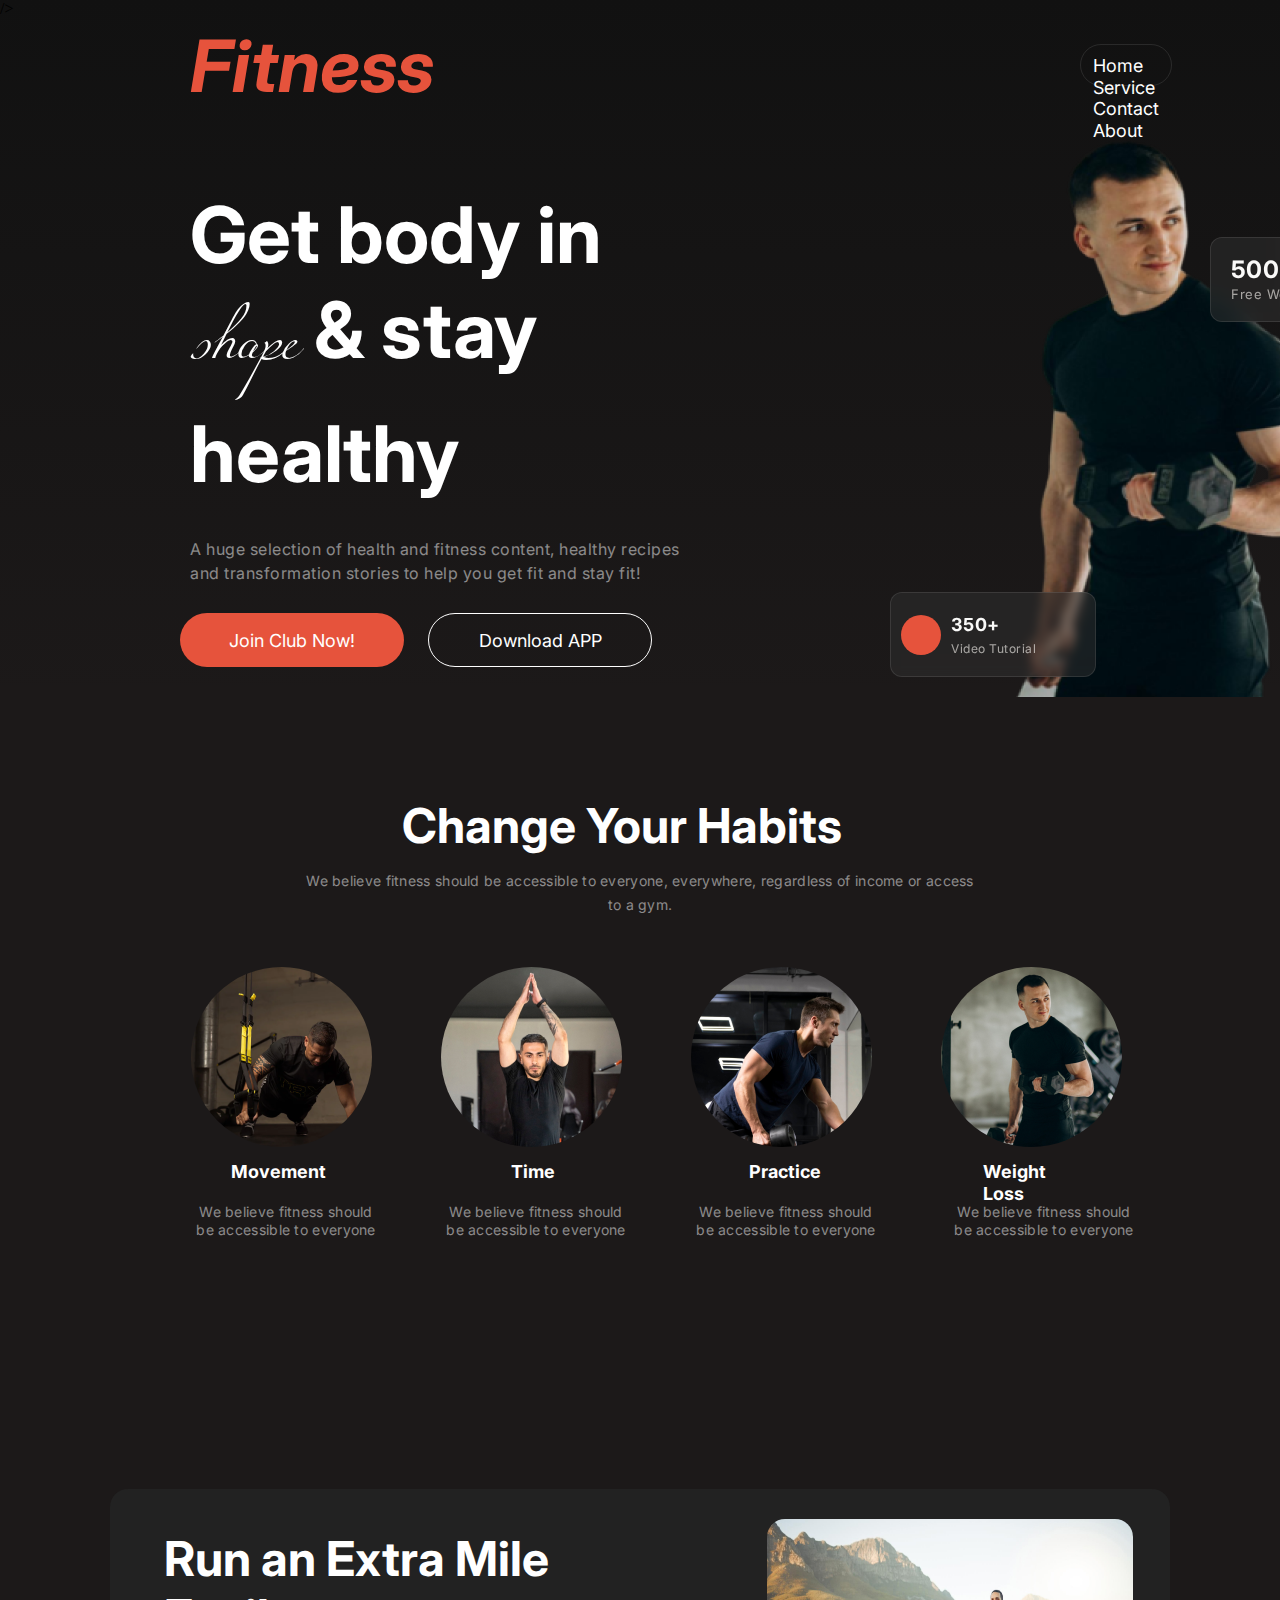
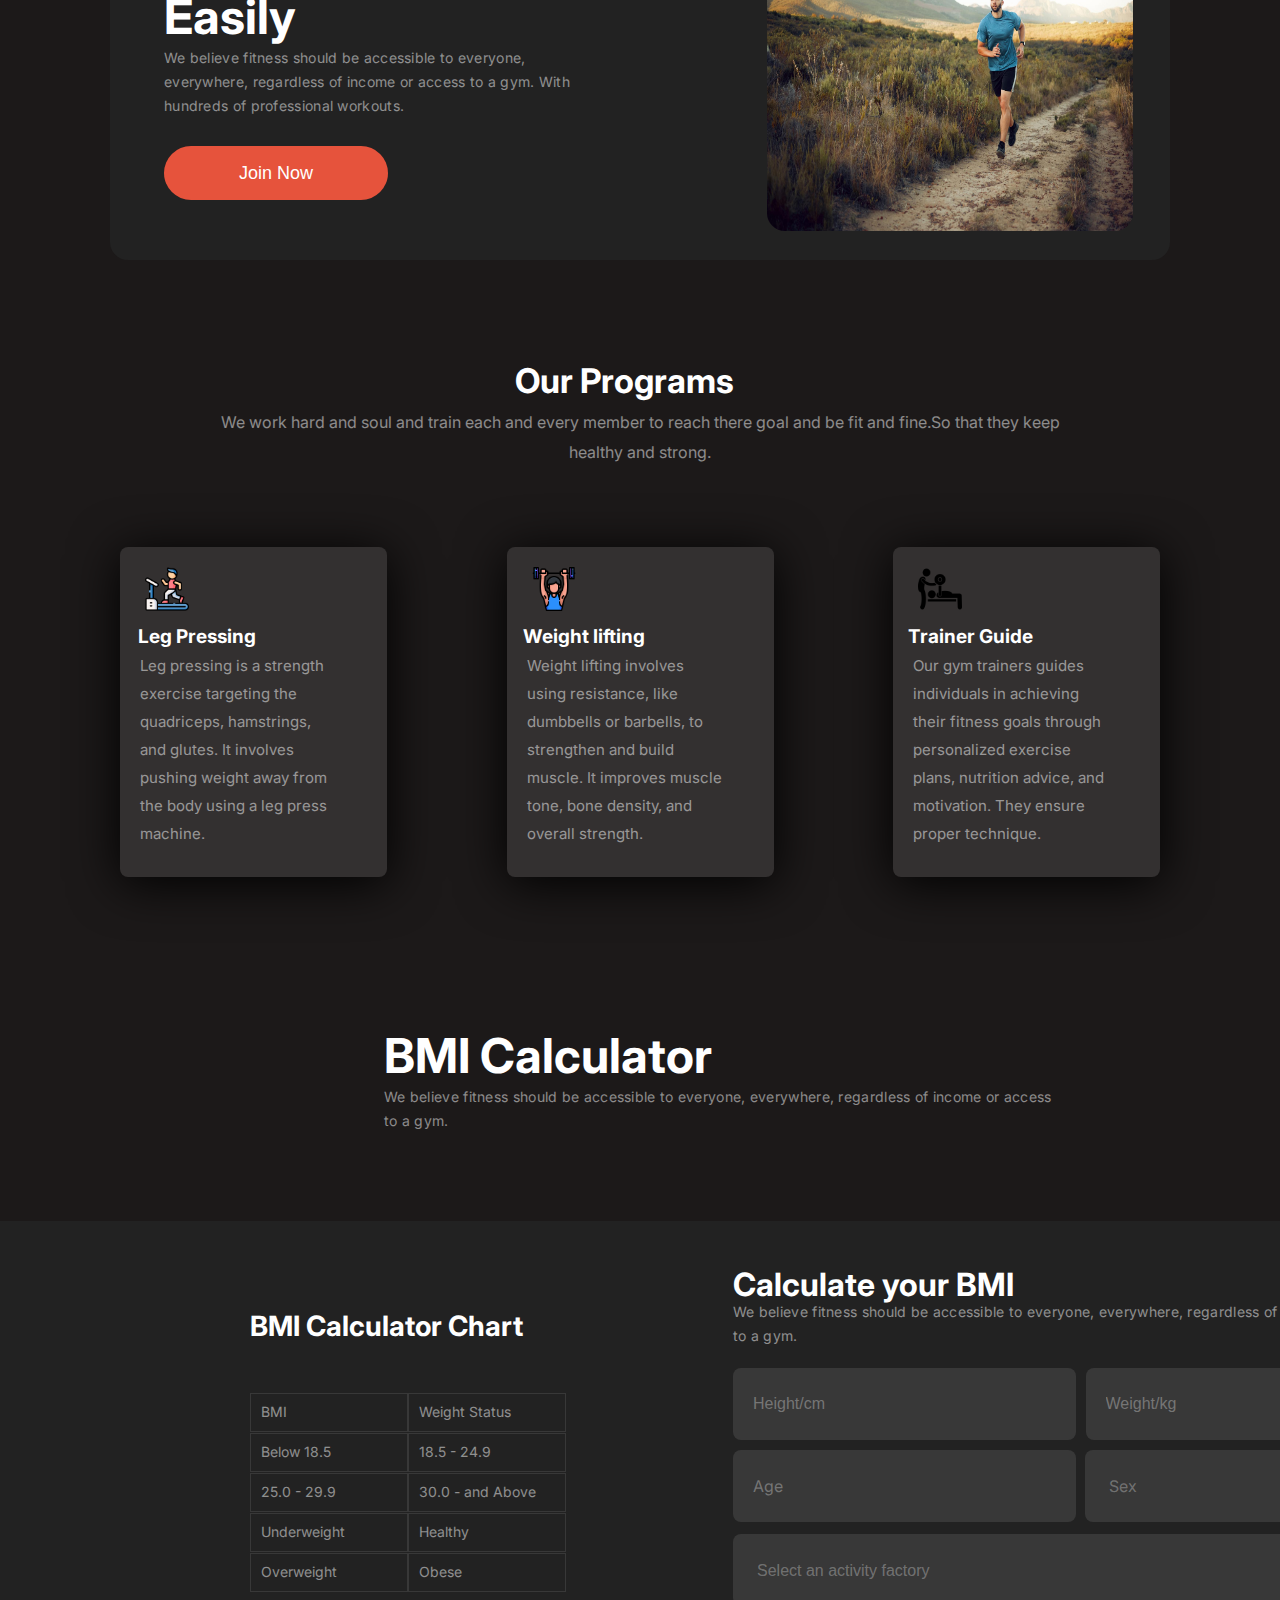
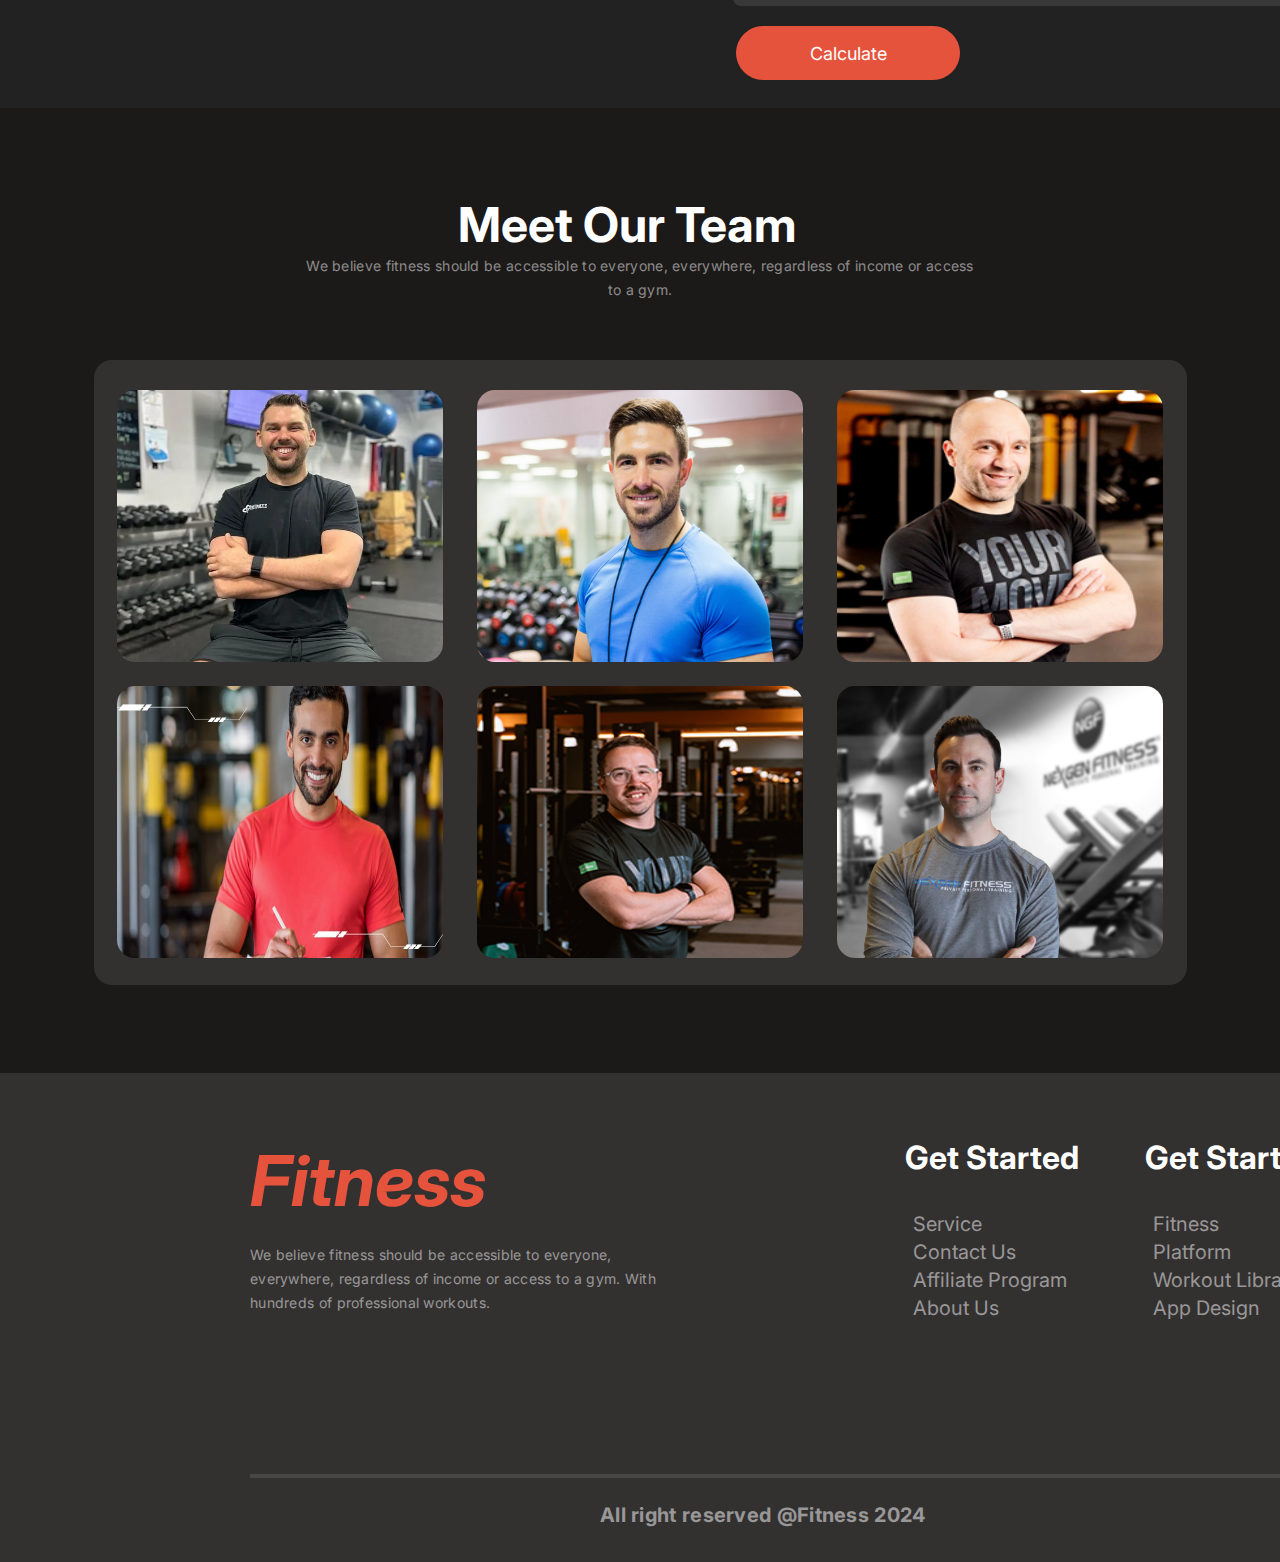
<file: index.html>
<!DOCTYPE html>
<html lang="en">
  <head>
    <meta charset="UTF-8" />
    <meta name="viewport" content="width=device-width, initial-scale=1.0" />
    <title>Assignment 2</title>
    <link rel="preconnect" href="https://fonts.googleapis.com" />
    <link rel="preconnect" href="https://fonts.gstatic.com" crossorigin />
    <link
      href="https://fonts.googleapis.com/css2?family=Azeret+Mono:ital,wght@0,100..900;1,100..900&family=Inter:ital,opsz,wght@0,14..32,100..900;1,14..32,100..900&display=swap"
      rel="stylesheet"
    />

    <link rel="stylesheet" href="./styles/assign2.css" />

    />
  </head>
  <body>
    <header>
      <section class="background">
        <nav class="display">
          <div class="headername inter-normal-italic">
            <h1>Fitness</h1>
          </div>

          <div class="navigation">
            <a class="inter-small" href="#">Home</a>

            <a class="inter-small" href="#">Service</a>
            <a class="inter-small" href="#">Contact</a>
            <a class="inter-small" href="#">About</a>
          </div>
        </nav>
        <div class="hero-section">
          <div class="texts">
            <h1 class="big-texts inter-big">
              Get body in <span class="custom-font">shape</span> & stay healthy
            </h1>
            <p class="description inter-small">
              A huge selection of health and fitness content, healthy recipes
              and transformation stories to help you get fit and stay fit!
            </p>
            <div class="btn-join">
              <button class="click inter-medium" type="button">
                Join Club Now!
              </button>
              <button class="click1 inter-medium" type="button">
                Download APP
              </button>
            </div>
          </div>
          <div class="hero2">
            <div class="card2">
              <h1 class="number1 inter-big">500+</h1>
              <p class="number1-des inter-small">Free Workout Videos</p>
            </div>
            <div class="card-flex">
              <div class="circle"></div>
              <div class="card1 inter-big">
                <h1 class="number">350+</h1>
                <p class="number-des inter-small">Video Tutorial</p>
              </div>
            </div>
          </div>
        </div>
      </section>
      <section class="page2">
        <div>
          <h1 class="title inter-big">Change Your Habits</h1>
          <p class="title-des inter-small">
            We believe fitness should be accessible to everyone, everywhere,
            regardless of income or access to a gym.
          </p>
        </div>
        <div class="image-flex">
          <div class="image-1">
            <img class="border" src="images/image 3.png" alt="Loading" />
            <h1 class="image-head inter-medium">Movement</h1>
            <p class="image-des inter-small">
              We believe fitness should be accessible to everyone
            </p>
          </div>
          <div class="image-1">
            <img class="border" src="images/image 2.png" alt="Loading" />
            <h1 class="image-head1 inter-medium">Time</h1>
            <p class="image-des inter-small">
              We believe fitness should be accessible to everyone
            </p>
          </div>
          <div class="image-1">
            <img class="border" src="images/image 4.png" alt="Loading" />
            <h1 class="image-head2 inter-medium">Practice</h1>
            <p class="image-des inter-small">
              We believe fitness should be accessible to everyone
            </p>
          </div>
          <div class="image-1">
            <img class="border" src="images/image 5.png" alt="Loading" />
            <h1 class="image-head3 inter-medium">Weight Loss</h1>
            <p class="image-des1 inter-small">
              We believe fitness should be accessible to everyone
            </p>
          </div>
        </div>
      </section>
      <section class="page3">
        <div class="page-flex">
          <div class="texts">
            <h1 class="big-text1 inter-big">Run an Extra Mile Easily</h1>
            <p class="big-textdes inter-small">
              We believe fitness should be accessible to everyone, everywhere,
              regardless of income or access to a gym. With hundreds of
              professional workouts.
            </p>
            <button class="join-now" type="button">Join Now</button>
          </div>
          <img class="run-radius" src="images/run.jpg" alt="Loading" />
        </div>
      </section>
      <section class="unique">
        <div class="heading-text">
          <h1 class="head inter-big">Our Programs</h1>
          <p class="head-des inter-small">
            We work hard and soul and train each and every member to reach there
            goal and be fit and fine.So that they keep healthy and strong.
          </p>
        </div>
        <div class="machine">
          <div class="machine-image">
            <img class="image-edit" src="images/treadmill.png" alt="Loading" />
            <h1 class="machine-text inter-medium">Leg Pressing</h1>
            <p class="machine-text-des inter-small">
              Leg pressing is a strength exercise targeting the quadriceps,
              hamstrings, and glutes. It involves pushing weight away from the
              body using a leg press machine.
            </p>
          </div>
          <div class="machine-image">
            <img
              class="image-edit"
              src="images/weightlifter.png"
              alt="Loading"
            />
            <h1 class="machine-text inter-medium">Weight lifting</h1>
            <p class="machine-text-des inter-small">
              Weight lifting involves using resistance, like dumbbells or
              barbells, to strengthen and build muscle. It improves muscle tone,
              bone density, and overall strength.
            </p>
          </div>
          <div class="machine-image">
            <img class="image-edit" src="images/gym.png" alt="Loading" />
            <h1 class="machine-text inter-medium">Trainer Guide</h1>
            <p class="machine-text-des inter-small">
              Our gym trainers guides individuals in achieving their fitness
              goals through personalized exercise plans, nutrition advice, and
              motivation. They ensure proper technique.
            </p>
          </div>
        </div>
      </section>

      <section class="page5">
        <div>
          <h1 class="training-texts1 inter-big">BMI Calculator</h1>
          <p class="training-des1 inter-small">
            We believe fitness should be accessible to everyone, everywhere,
            regardless of income or access to a gym.
          </p>
        </div>
        <div class="whole-sec">
          <div class="bmi-calculator">
            <div>
              <div class="cal-text">
                <h1 class="calculator-text inter-big">BMI Calculator Chart</h1>
              </div>

              <div class="chart">
                <div class="item inter-min"><span class="Row-1">BMI</span></div>
                <div class="item inter-min">
                  <span class="Row-1">Weight Status</span>
                </div>
                <div class="item inter-small">Below 18.5</div>
                <div class="item inter-small">18.5 - 24.9</div>
                <div class="item inter-small">25.0 - 29.9</div>
                <div class="item inter-small">30.0 - and Above</div>
                <div class="item inter-small">Underweight</div>
                <div class="item inter-small">Healthy</div>
                <div class="item inter-small">Overweight</div>
                <div class="item inter-small">Obese</div>
              </div>
            </div>

            <div class="option-making">
              <h1 class="second-calculation inter-big">Calculate your BMI</h1>
              <p class="calculation-des inter-small training-des1">
                We believe fitness should be accessible to everyone, everywhere,
                regardless of income or access to a gym.
              </p>
              <div class="option">
                <div class="h-w-flex inter-small">
                  <input
                    type="text"
                    name="Height"
                    id=""
                    placeholder="Height/cm"
                  />

                  <input
                    type="text"
                    name="Height"
                    id=""
                    placeholder="Weight/kg"
                  />
                </div>
                <div class="s-a-flex l">
                  <input
                    class="inter-small"
                    type="text"
                    name="age"
                    id=""
                    placeholder="Age"
                  />

                  <select class="inter-small" name="Sex" id="Sex">
                    <option value="Sex">Sex</option>
                    <option value="Male">Male</option>
                    <option value="Female">Female</option>
                  </select>
                </div>

                <select class="activity" name="factory" id="factory">
                  <option value="Select an activity factory">
                    Select an activity factory
                  </option>
                  <option value="Leg pressing">Leg Pressing</option>
                  <option value="push up">Push Up</option>
                  <option value="Jogging">Jogging</option>
                </select>
                <button class="calculate click inter-medium" type="button">
                  Calculate
                </button>
              </div>
            </div>
          </div>
        </div>
      </section>
      <section class="page6">
        <div class="member-text">
          <h1 class="welcome-text inter-big">Meet Our Team</h1>
          <p class="welcome-des inter-small">
            We believe fitness should be accessible to everyone, everywhere,
            regardless of income or access to a gym.
          </p>
        </div>

        <div class="images-team">
          <div class="team-member cards-1">
            <img src="images/trainer1.png" alt="Loading" />
          </div>
          <div class="team-member cards-2">
            <img src="images/trainer2.png" alt="Loading" />
          </div>
          <div class="team-member cards-3">
            <img src="images/trainer3.png" alt="Loading" />
          </div>
          <div class="team-member cards-4">
            <img src="images/trainer4.png" alt="Loading" />
          </div>
          <div class="team-member cards-5">
            <img src="images/trainer5.png" alt="Loading" />
          </div>
          <div class="team-member cards-6">
            <img src="images/trainer6.png" alt="Loading" />
          </div>
        </div>
      </section>
    </header>
    <footer>
      <div class="all-footer">
        <div class="footer-main">
          <div class="footer-text">
            <h1 class="main-text inter-big-italic">Fitness</h1>
            <p class="main-text-des inter-small">
              We believe fitness should be accessible to everyone, everywhere,
              regardless of income or access to a gym. With hundreds of
              professional workouts.
            </p>
          </div>
          <div class="footer-second-text">
            <div class="get-started1">
              <h1 class="get-text inter-seven">Get Started</h1>
              <div class="li-style">
                <ul class="get-text-des inter-small">
                  <li>Service</li>
                  <li>Contact Us</li>
                  <li>Affiliate Program</li>
                  <li>About Us</li>
                </ul>
              </div>
            </div>
            <div class="get-started2">
              <h1 class="get-text1 inter-seven">Get Started</h1>
              <ul class="get-text-des1 inter-small">
                <li>Fitness</li>
                <li>Platform</li>
                <li>Workout Library</li>
                <li>App Design</li>
              </ul>
            </div>
          </div>
        </div>
        <div class="horizontal-line"></div>
        <h1 class="rights inter-small">All right reserved @Fitness 2024</h1>
      </div>
    </footer>
  </body>
</html>
</file>
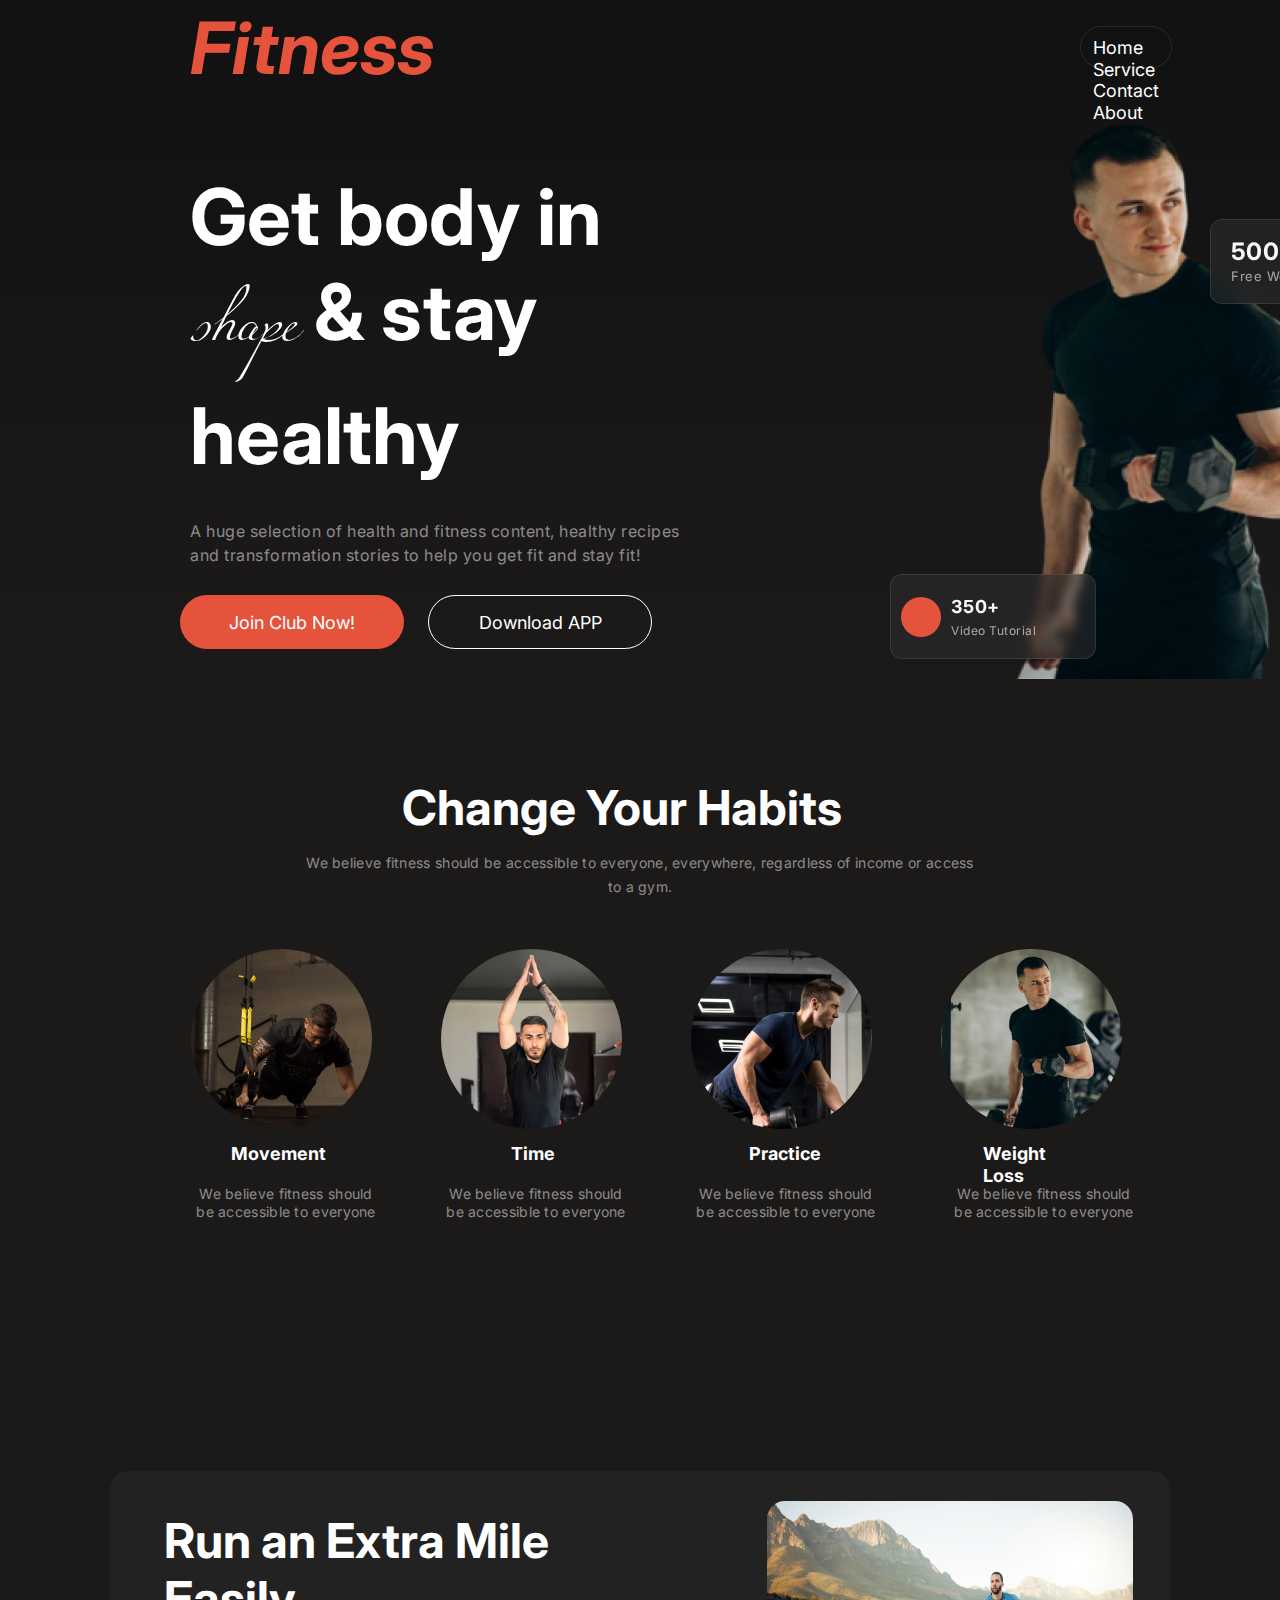
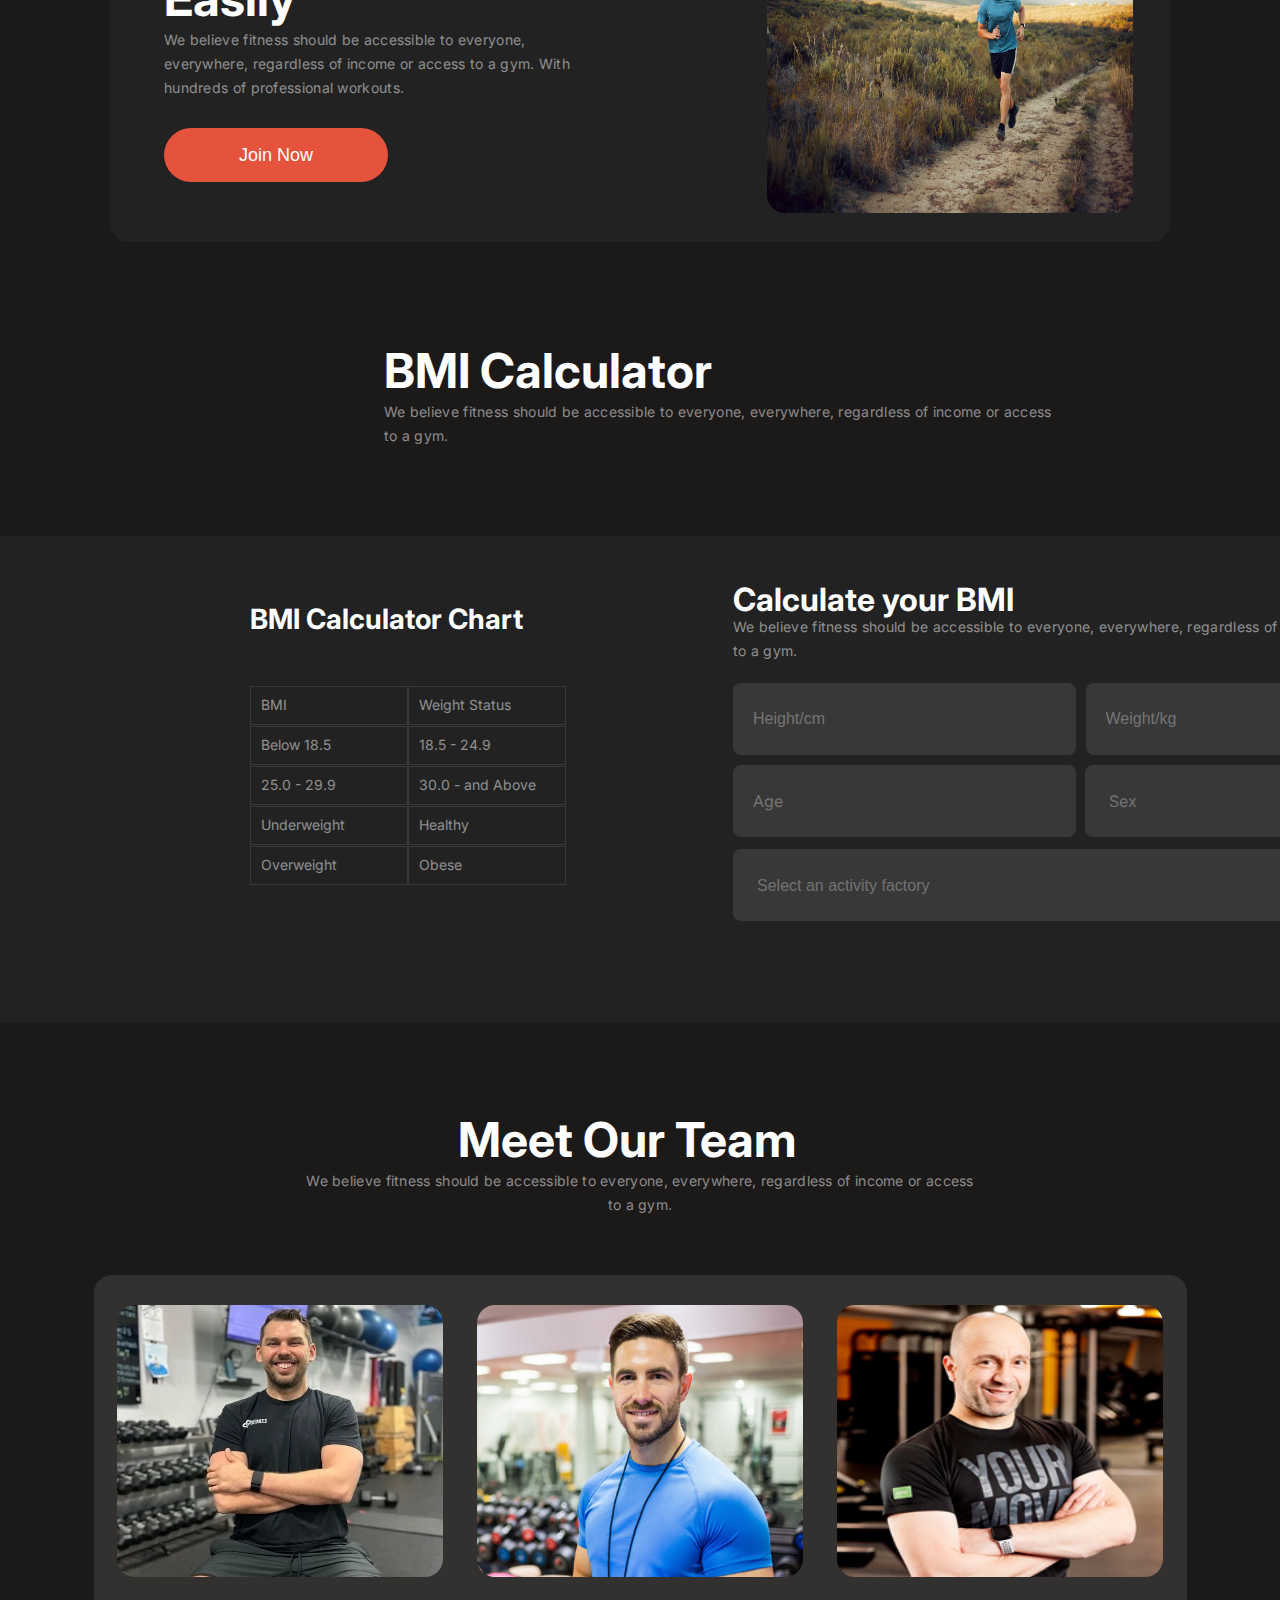
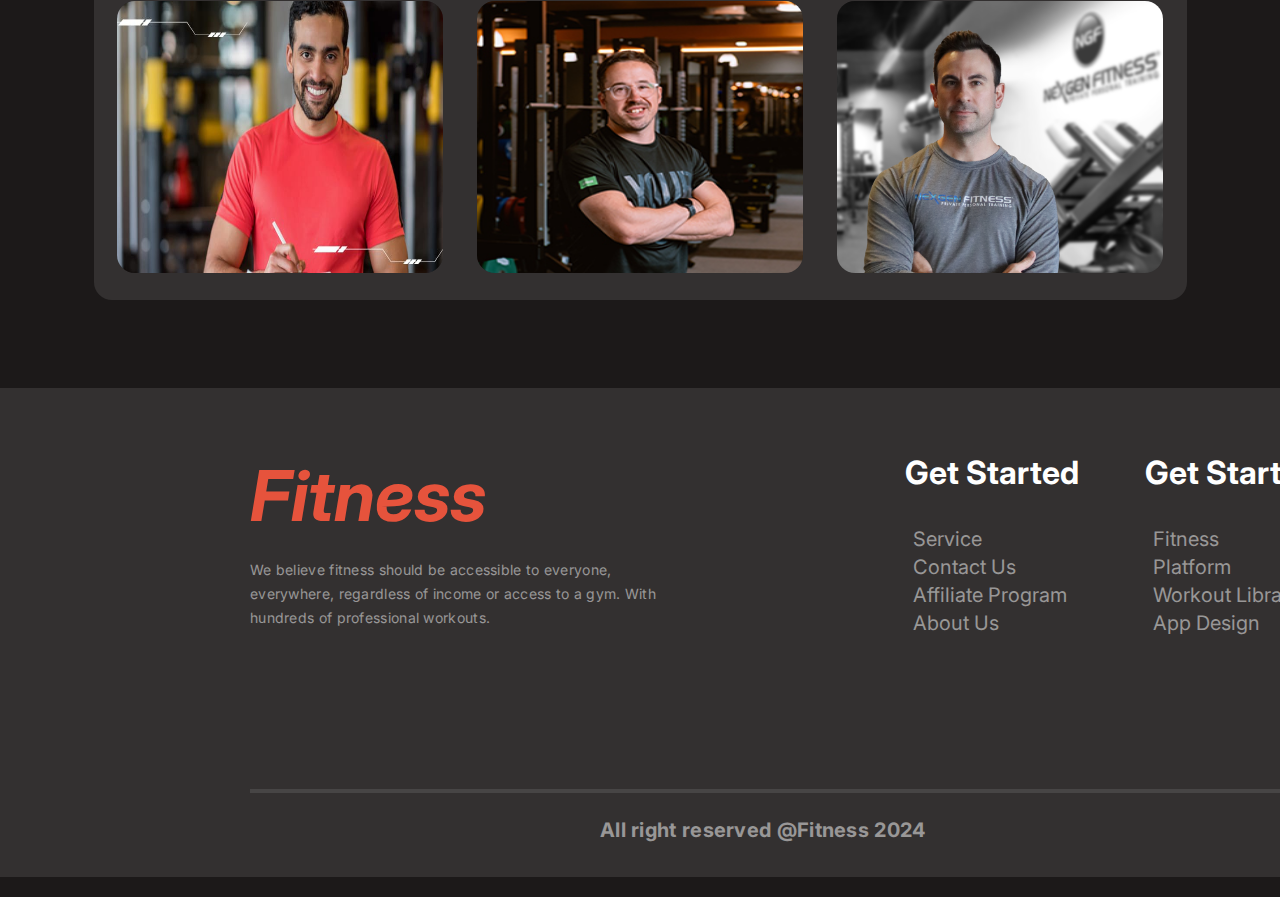
<file: assignment2.html>
<!DOCTYPE html>
<html lang="en">
  <head>
    <meta charset="UTF-8" />
    <meta name="viewport" content="width=device-width, initial-scale=1.0" />
    <title>Assignment 2</title>
    <link rel="preconnect" href="https://fonts.googleapis.com" />
    <link rel="preconnect" href="https://fonts.gstatic.com" crossorigin />
    <link
      href="https://fonts.googleapis.com/css2?family=Azeret+Mono:ital,wght@0,100..900;1,100..900&family=Inter:ital,opsz,wght@0,14..32,100..900;1,14..32,100..900&display=swap"
      rel="stylesheet"
    />

    <link rel="stylesheet" href="./styles/assign2.css" />
  </head>
  <body>
    <header>
      <section class="background">
        <nav class="display">
          <div class="headername inter-normal-italic">
            <h1>Fitness</h1>
          </div>
          <div class="navigation">
            <a class="inter-small" href="#">Home</a>

            <a class="inter-small" href="#">Service</a>
            <a class="inter-small" href="#">Contact</a>
            <a class="inter-small" href="#">About</a>
          </div>
        </nav>
        <div class="hero-section">
          <div class="texts">
            <h1 class="big-texts inter-big">
              Get body in <span class="custom-font">shape</span> & stay healthy
            </h1>
            <p class="description inter-small">
              A huge selection of health and fitness content, healthy recipes
              and transformation stories to help you get fit and stay fit!
            </p>

            <button class="click inter-medium" type="button">
              Join Club Now!
            </button>
            <button class="click1 inter-medium" type="button">
              Download APP
            </button>
          </div>
          <div class="hero2">
            <div class="card2">
              <h1 class="number1 inter-big">500+</h1>
              <p class="number1-des inter-small">Free Workout Videos</p>
            </div>
            <div class="card-flex">
              <div class="circle"></div>
              <div class="card1 inter-big">
                <h1 class="number">350+</h1>
                <p class="number-des inter-small">Video Tutorial</p>
              </div>
            </div>
          </div>
        </div>
      </section>
      <section class="page2">
        <div>
          <h1 class="title inter-big">Change Your Habits</h1>
          <p class="title-des inter-small">
            We believe fitness should be accessible to everyone, everywhere,
            regardless of income or access to a gym.
          </p>
        </div>
        <div class="image-flex">
          <div class="image-1">
            <img class="border" src="images/image 3.png" alt="Loading" />
            <h1 class="image-head inter-medium">Movement</h1>
            <p class="image-des inter-small">
              We believe fitness should be accessible to everyone
            </p>
          </div>
          <div class="image-1">
            <img class="border" src="images/image 2.png" alt="Loading" />
            <h1 class="image-head1 inter-medium">Time</h1>
            <p class="image-des inter-small">
              We believe fitness should be accessible to everyone
            </p>
          </div>
          <div class="image-1">
            <img class="border" src="images/image 4.png" alt="Loading" />
            <h1 class="image-head2 inter-medium">Practice</h1>
            <p class="image-des inter-small">
              We believe fitness should be accessible to everyone
            </p>
          </div>
          <div class="image-1">
            <img class="border" src="images/image 5.png" alt="Loading" />
            <h1 class="image-head3 inter-medium">Weight Loss</h1>
            <p class="image-des1 inter-small">
              We believe fitness should be accessible to everyone
            </p>
          </div>
        </div>
      </section>
      <section class="page3">
        <div class="page-flex">
          <div class="texts">
            <h1 class="big-text1 inter-big">Run an Extra Mile Easily</h1>
            <p class="big-textdes inter-small">
              We believe fitness should be accessible to everyone, everywhere,
              regardless of income or access to a gym. With hundreds of
              professional workouts.
            </p>
            <button class="join-now" type="button">Join Now</button>
          </div>
          <img class="run-radius" src="images/run.jpg" alt="Loading" />
        </div>
      </section>

      <section class="page5">
        <div>
          <h1 class="training-texts1 inter-big">BMI Calculator</h1>
          <p class="training-des1 inter-small">
            We believe fitness should be accessible to everyone, everywhere,
            regardless of income or access to a gym.
          </p>
        </div>
        <div class="whole-sec">
          <div class="bmi-calculator">
            <div>
              <div class="cal-text">
                <h1 class="calculator-text inter-big">BMI Calculator Chart</h1>
              </div>

              <div class="chart">
                <div class="item inter-min"><span class="Row-1">BMI</span></div>
                <div class="item inter-min">
                  <span class="Row-1">Weight Status</span>
                </div>
                <div class="item inter-small">Below 18.5</div>
                <div class="item inter-small">18.5 - 24.9</div>
                <div class="item inter-small">25.0 - 29.9</div>
                <div class="item inter-small">30.0 - and Above</div>
                <div class="item inter-small">Underweight</div>
                <div class="item inter-small">Healthy</div>
                <div class="item inter-small">Overweight</div>
                <div class="item inter-small">Obese</div>
              </div>
            </div>

            <div class="option-making">
              <h1 class="second-calculation inter-big">Calculate your BMI</h1>
              <p class="calculation-des inter-small training-des1">
                We believe fitness should be accessible to everyone, everywhere,
                regardless of income or access to a gym.
              </p>
              <div class="option">
                <div class="h-w-flex inter-small">
                  <input
                    type="text"
                    name="Height"
                    id=""
                    placeholder="Height/cm"
                  />

                  <input
                    type="text"
                    name="Height"
                    id=""
                    placeholder="Weight/kg"
                  />
                </div>
                <div class="s-a-flex l">
                  <input
                    class="inter-small"
                    type="text"
                    name="age"
                    id=""
                    placeholder="Age"
                  />

                  <select class="inter-small" name="Sex" id="Sex">
                    <option value="Sex">Sex</option>
                    <option value="Male">Male</option>
                    <option value="Female">Female</option>
                  </select>
                </div>

                <select class="activity" name="factory" id="factory">
                  <option value="Select an activity factory">
                    Select an activity factory
                  </option>
                  <option value="Leg pressing">Leg Pressing</option>
                  <option value="push up">Push Up</option>
                  <option value="Jogging">Jogging</option>
                </select>
              </div>
            </div>
          </div>
        </div>
      </section>
      <section class="page6">
        <div class="member-text">
          <h1 class="welcome-text inter-big">Meet Our Team</h1>
          <p class="welcome-des inter-small">
            We believe fitness should be accessible to everyone, everywhere,
            regardless of income or access to a gym.
          </p>
        </div>

        <div class="images-team">
          <div class="team-member cards-1">
            <img src="images/trainer1.png" alt="Loading" />
          </div>
          <div class="team-member cards-2">
            <img src="images/trainer2.png" alt="Loading" />
          </div>
          <div class="team-member cards-3">
            <img src="images/trainer3.png" alt="Loading" />
          </div>
          <div class="team-member cards-4">
            <img src="images/trainer4.png" alt="Loading" />
          </div>
          <div class="team-member cards-5">
            <img src="images/trainer5.png" alt="Loading" />
          </div>
          <div class="team-member cards-6">
            <img src="images/trainer6.png" alt="Loading" />
          </div>
        </div>
      </section>
    </header>
    <footer>
      <div class="all-footer">
        <div class="footer-main">
          <div class="footer-text">
            <h1 class="main-text inter-big-italic">Fitness</h1>
            <p class="main-text-des inter-small">
              We believe fitness should be accessible to everyone, everywhere,
              regardless of income or access to a gym. With hundreds of
              professional workouts.
            </p>
          </div>
          <div class="footer-second-text">
            <div class="get-started1">
              <h1 class="get-text inter-seven">Get Started</h1>
              <div class="li-style">
                <ul class="get-text-des inter-small">
                  <li>Service</li>
                  <li>Contact Us</li>
                  <li>Affiliate Program</li>
                  <li>About Us</li>
                </ul>
              </div>
            </div>
            <div class="get-started2">
              <h1 class="get-text1 inter-seven">Get Started</h1>
              <ul class="get-text-des1 inter-small">
                <li>Fitness</li>
                <li>Platform</li>
                <li>Workout Library</li>
                <li>App Design</li>
              </ul>
            </div>
          </div>
        </div>
        <div class="horizontal-line"></div>
        <h1 class="rights inter-small">All right reserved @Fitness 2024</h1>
      </div>
    </footer>
  </body>
</html>
</file>
<file: styles/assign2.css>
* {
  margin: 0px;
}
body {
  width: 100%;
  height: 100%;
  background: rgb(28, 25, 25);
}
.inter-normal {
  font-family: "Inter", sans-serif;
  font-optical-sizing: auto;
  font-weight: 800px;
  font-style: normal;
}
.inter-normal-italic {
  font-family: "Inter", sans-serif;
  font-optical-sizing: auto;
  font-weight: 800px;
  font-style: italic;
}
.inter-big {
  font-family: "Inter", sans-serif;
  font-optical-sizing: auto;
  font-weight: 900px;
  font-style: normal;
}
.inter-big-italic {
  font-family: "Inter", sans-serif;
  font-optical-sizing: auto;
  font-weight: 900px;
  font-style: italic;
}
.inter-seven {
  font-family: "Inter", sans-serif;
  font-optical-sizing: auto;
  font-weight: 700px;
  font-style: normal;
}
.inter-small {
  font-family: "Inter", sans-serif;
  font-optical-sizing: auto;
  font-weight: 400px;
  font-style: normal;
}
.inter-medium {
  font-family: "Inter", sans-serif;
  font-optical-sizing: auto;
  font-weight: 600px;
  font-style: normal;
}
.inter-min {
  font-family: "Inter", sans-serif;
  font-optical-sizing: auto;
  font-weight: 500px;
  font-style: normal;
}
@font-face {
  font-family: "miama";
  src: url(/fonts/Miama.ttf);
}
/* font-styles ends */

/* header nav styles */
.background {
  width: 100%;
  height: 100%;
  background: linear-gradient(
    180deg,
    rgb(17, 17, 17),
    rgba(119, 119, 119, 0) 100%
  );
  margin-bottom: 100px;
  margin-top: -20px;
}
.display {
  display: flex;
}
.headername {
  width: 100px;
  height: 43px;
  color: rgb(230, 83, 60);
  font-size: 36px;
  line-height: 120%;
  letter-spacing: 0%;
  text-align: left;
  margin-right: 790px;
  margin-left: 190px;
  margin-top: 46px;
}

.navigation {
  width: 350px;
  height: 42px;
  padding: 10px 2px 10px 2px;
  box-sizing: border-box;
  border: 1px solid rgba(255, 255, 255, 0.1);
  border-radius: 39px;
  margin-top: 46px;
  margin-right: 177px;

  justify-content: flex-start;
  align-items: center;
}
/* .navigation > button {
  width: 92px;
  height: 38px;
  padding: 6px 20px 20px 20px;
  border-radius: 46px;
  background: rgb(230, 83, 60);
  font-size: 18px;
  line-height: 22px;
  letter-spacing: 0%;
  text-align: left;
  color: rgb(255, 255, 255);
}
button:hover {
  cursor: pointer;
} */
/* .btn {
  width: 52px;
  height: 22px;
  margin: 0px auto;
} */
.navigation > a {
  text-decoration: none;
  width: 64px;
  height: 22px;
  padding: 10px;
  color: rgb(255, 255, 255);
  font-size: 18px;
  line-height: 120%;
  letter-spacing: 0%;
  text-align: left;
}
a:hover {
  width: 100%;
  height: 100%;
  /* padding: 5px; */
  border-radius: 46px;
  background: rgb(230, 83, 60);
}
/* big text section */
.custom-font {
  font-family: "miama";
  font-weight: 400;
  font-size: 78px;
}
.big-texts {
  width: 520px;
  height: 250px;
  margin: 100px 0px;
  font-size: 78px;
  margin-left: 190px;
  color: rgb(255, 255, 255);
}
.description {
  width: 520px;
  height: 48px;
  font-size: 16px;
  line-height: 24px;
  letter-spacing: 0.5px;
  text-align: left;
  margin-left: 190px;
  color: rgba(255, 255, 255, 0.5);
}
.click {
  width: 224px;
  height: 54px;
  padding: 16px 40px 16px 40px;
  border-radius: 42px;
  background: rgb(230, 83, 60);
  margin-left: 180px;
  margin-top: 28px;
  margin-right: 20px;
  color: rgb(255, 255, 255);
  font-size: 18px;
  border: none;
}
.click1 {
  width: 224px;
  height: 54px;
  padding: 16px 40px 16px 40px;
  border-radius: 42px;
  color: rgb(255, 255, 255);
  font-size: 18px;
  border: 1px solid rgb(255, 255, 255);
  background: none;
}
/* hero section */
.hero-section {
  display: flex;
}
.circle {
  background-color: rgb(230, 83, 60);
  width: 40px;
  height: 40px;
  border-radius: 50px;
  margin-top: 22px;
  margin-left: 10px;
}
.card-flex {
  display: flex;
  gap: 10px;
  width: 206px;
  height: 85px;
  box-sizing: border-box;
  border: 1px solid rgba(255, 255, 255, 0.1);
  border-radius: 12px;
  backdrop-filter: blur(5px);
  background: rgba(48, 48, 48, 0.5);
  margin-top: 270px;
  margin-left: -120px;
}
.card1 {
  margin-top: 20px;
}
.number {
  width: 68px;
  height: 24px;
  font-size: 18px;
  line-height: 24px;
  letter-spacing: 0.3px;
  color: rgb(250, 250, 249);
}
.number-des {
  width: 140px;
  height: 24px;
  font-size: 12px;
  line-height: 24px;
  letter-spacing: 0.5px;
  color: rgba(239, 237, 232, 0.65);
}
.card2 {
  width: 206px;
  height: 85px;
  box-sizing: border-box;
  border: 1px solid rgba(255, 255, 255, 0.1);
  border-radius: 12px;
  backdrop-filter: blur(10px);
  background: rgba(48, 48, 48, 0.5);
  margin-left: 200px;
  margin-top: 120px;
  margin-right: 100px;
}
.number1 {
  width: 68px;
  height: 24px;
  font-size: 24px;
  line-height: 24px;
  letter-spacing: 0.3px;
  color: rgb(250, 250, 249);
  margin-top: 20px;
  margin-left: 20px;
}
.number1-des {
  width: 170px;
  height: 24px;
  font-size: 13px;
  line-height: 24px;
  letter-spacing: 0.5px;
  color: rgba(239, 237, 232, 0.65);
  margin-left: 20px;
}
.hero2 {
  background: url("../images/Images2.png");
  background-repeat: no-repeat;
  width: 349px;
  height: 580px;
  margin-left: 300px;
  margin-top: 30px;
}
/* section-2 */
.title {
  width: 476px;
  height: 58px;
  color: rgb(255, 255, 255);
  font-size: 48px;
  line-height: 120%;
  letter-spacing: 0%;
  text-align: left;
  margin: 0px auto;
}
.title-des {
  width: 671px;
  height: 48px;
  font-size: 14px;
  line-height: 24px;
  letter-spacing: 0.3px;
  margin: 0px auto;
  margin-top: 14px;
  color: rgba(255, 255, 255, 0.5);
  margin-bottom: 50px;
  text-align: center;
}
/* image-section */
.image-flex {
  display: flex;
  justify-content: center;
  margin-left: 50px;
  gap: 10px;
}
.border {
  border-radius: 50%;
}
.image-head {
  width: 107px;
  height: 22px;
  font-size: 18px;
  line-height: 120%;
  letter-spacing: 0%;

  margin: 0px auto;
  margin-left: 40px;
  margin-top: 10px;
  color: rgb(255, 255, 255);
}
.image-head1 {
  width: 107px;
  height: 22px;
  font-size: 18px;
  line-height: 120%;
  letter-spacing: 0%;

  margin-left: 70px;
  margin-top: 10px;
  color: rgb(255, 255, 255);
}
.image-head2 {
  width: 107px;
  height: 22px;
  font-size: 18px;
  line-height: 120%;
  letter-spacing: 0%;

  margin-left: 58px;
  margin-top: 10px;
  color: rgb(255, 255, 255);
}
.image-head3 {
  width: 107px;
  height: 22px;
  font-size: 18px;
  line-height: 120%;
  letter-spacing: 0%;

  margin-left: 42px;
  margin-top: 10px;
  color: rgb(255, 255, 255);
}
.image-des {
  width: 190px;
  height: 36px;
  font-size: 14px;
  line-height: 18px;
  letter-spacing: 0.3px;
  text-align: center;
  margin-right: 50px;
  margin-top: 20px;
  color: rgba(255, 255, 255, 0.5);
  margin-bottom: 100px;
}
.image-des1 {
  width: 190px;
  height: 36px;
  font-size: 14px;
  line-height: 18px;
  letter-spacing: 0.3px;
  text-align: center;
  margin-left: 8px;
  margin-top: 20px;
  color: rgba(255, 255, 255, 0.5);
  margin-bottom: 100px;
}
/* section-3 */
.page-flex {
  display: flex;
  background: rgb(34, 34, 34);
  width: 1060px;
  height: 371px;
  margin: 0px auto;
  border-radius: 18px;
  margin-bottom: 100px;
  margin-top: 150px;
}
/* image */
.run-radius {
  width: 366px;
  height: 312px;
  border-radius: 18px;
  margin-left: 160px;
  margin-top: 30px;
}
.head {
  width: 250px;
  height: 47px;
  font-size: 34px;
  margin: 0px auto;
  color: rgb(255, 255, 255);
}
.head-des {
  width: 850px;
  height: 90px;
  font-size: 16px;
  line-height: 30px;
  text-align: center;
  color: rgba(255, 255, 255, 0.5);
  margin: 0px auto;
}
.image-edit {
  width: 44px;
  height: 44px;
  margin-top: 20px;
  margin-left: 25px;
  margin-bottom: 10px;
}
.machine-text {
  width: 174px;
  height: 27px;
  font-size: 19px;
  text-align: center;
  color: rgb(255, 255, 255);
  margin-left: -10px;
}
.machine-text-des {
  width: 198px;
  height: 190px;
  color: rgba(255, 255, 255, 0.5);
  font-size: 15px;
  line-height: 28px;
  text-align: left;
  margin-left: 20px;
}
.machine {
  display: flex;
  margin-bottom: 150px;
  justify-content: space-evenly;
  margin-top: 50px;
}
.machine-image {
  width: 267px;
  height: 330px;
  border-radius: 8px;
  box-shadow: 0px 6px 50px 0px black;
  background: rgba(255, 255, 255, 0.1);
}
.big-text1 {
  width: 443px;
  height: 116px;
  font-size: 48px;
  line-height: 120%;
  letter-spacing: 0%;
  text-align: left;
  margin-top: 41px;
  margin-left: 54px;
  color: rgb(255, 255, 255);
}
.big-textdes {
  width: 443px;
  height: 72px;
  font-size: 14px;
  line-height: 24px;
  letter-spacing: 0.3px;
  text-align: left;
  color: rgba(255, 255, 255, 0.5);
  margin-left: 54px;
}
.join-now {
  width: 224px;
  height: 54px;
  padding: 16px 40px 16px 40px;
  border-radius: 42px;
  background: rgb(230, 83, 60);
  margin-left: 54px;
  margin-top: 28px;
  margin-right: 20px;
  color: rgb(255, 255, 255);
  font-size: 18px;
  border: none;
}
/* section-4 */
.training-text {
  width: 573px;
  height: 58px;
  color: rgb(255, 255, 255);
  font-size: 48px;
  line-height: 120%;
  letter-spacing: 0%;
  text-align: left;
  margin-left: 250px;
}
.training-des {
  width: 443px;
  height: 72px;
  color: rgba(255, 255, 255, 0.5);
  font-size: 14px;
  line-height: 24px;
  letter-spacing: 0.3px;
  text-align: left;
  margin-left: 255px;
  margin-bottom: 58px;
}
/* collage section */

/* .image-1 {
  width: 323px;
  height: 218px;
  position: relative;
}
.image-1des {
  width: 176px;
  height: 17px;
  color: black;
  font-size: 14px;
  line-height: 17px;
  letter-spacing: 0px;
  text-align: left;
  position: absolute;
  margin-bottom: 20px;
} */
/* .collage {
  display: flex;
  border: 1px solid black;
  align-items: center;
}
.card1 > img {
  width: 323px;
  height: 218px;
  margin-left: 174px;
}

.card3 > img {
  width: 388px;
  height: 214px; */

.training-texts1 {
  margin-left: 384px;
  width: 573px;
  height: 58px;
  color: rgb(255, 255, 255);
  font-size: 48px;
  line-height: 120%;
  letter-spacing: 0%;
  text-align: left;
  margin-top: 64px;
}
.training-des1 {
  margin-left: 384px;
  width: 671px;
  height: 48px;
  color: rgba(255, 255, 255, 0.5);
  font-size: 14px;
  line-height: 24px;
  letter-spacing: 0.3px;
  text-align: left;
  margin-bottom: 88px;
}

.calculator-text {
  width: 443px;
  /* height: 10px; */
  font-size: 28px;

  text-align: left;
  color: rgb(255, 255, 255);
  margin-bottom: 50px;
  margin-left: 250px;
  /* margin-top: 100px; */
}
.whole-sec {
  background: rgb(34, 34, 34);
  width: 100%;
  height: 487px;
  margin-bottom: 88px;
  /* align-items: center; */
  /* display: flow-root; */
}
.bmi-calculator {
  display: flex;
  /* justify-content: space-evenly; */

  align-items: center;
}
.chart {
  display: grid;
  grid-template-columns: repeat(2, 1fr);
  width: 316px;
  height: 200px;
  align-items: center;
  margin-left: 250px;
}
.item {
  border: 1px solid rgba(255, 255, 255, 0.1);
  font-size: 14px;
  line-height: 120%;
  text-align: left;
  color: rgba(255, 255, 255, 0.5);
  padding: 10px;
}
.option-making {
  margin-left: 40px;
}
.second-calculation {
  text-align: left;
  width: 443px;
  height: 34px;
  color: rgb(255, 255, 255);
  line-height: 120%;
  margin-top: 45px;
}
.calculation-des {
  margin-left: 0px;
  margin-bottom: 20px;
}
.h-w-flex {
  display: flex;
  gap: 10px;
}

.h-w-flex > input {
  width: 282.5px;
  height: 48px;
  padding: 12px 40px 12px 20px;
  border-radius: 8px;
  background: rgba(255, 255, 255, 0.1);
  border: none;
  color: rgba(255, 255, 255, 0.6);
  font-size: 16px;
}

.s-a-flex > input {
  width: 282.5px;
  height: 48px;
  padding: 12px 40px 12px 20px;
  border-radius: 8px;
  background: rgba(255, 255, 255, 0.1);
  border: none;
  margin-top: 10px;
  color: rgba(255, 255, 255, 0.6);
  font-size: 16px;
}
.s-a-flex > select {
  width: 345px;
  height: 72px;
  padding: 12px 40px 12px 20px;
  border-radius: 8px;
  background: rgba(255, 255, 255, 0.1);
  border: none;
  color: rgba(255, 255, 255, 0.3);
  margin-left: 5px;
  font-size: 16px;
}
select > option {
  color: black;
  font-size: 16px;
}
.activity {
  width: 698px;
  height: 72px;
  padding: 12px 40px 12px 20px;
  border-radius: 8px;
  background: rgba(255, 255, 255, 0.1);
  border: none;
  color: rgba(255, 255, 255, 0.3);
  font-size: 16px;
  margin-top: 12px;
  margin-bottom: 30px;
}
.calculate {
  margin-top: -10px;
  margin-left: 3px;
}
.welcome-text {
  width: 364px;
  height: 58px;
  font-size: 48px;
  color: rgb(255, 255, 255);
  line-height: 120%;
  text-align: left;
  margin: 0 auto;
}
.welcome-des {
  width: 671px;
  height: 48px;
  font-size: 14px;
  line-height: 24px;
  letter-spacing: 0.3px;
  text-align: center;
  color: rgba(255, 255, 255, 0.5);
  margin: 0px auto;
  margin-bottom: 58px;
}

.images-team {
  margin: 0 auto;
  display: grid;
  grid-template-areas:
    "a b c "
    "d e f";
  gap: 20px;
  padding: 30px 10px 45px 23px;
  width: 1060px;
  height: 550px;
  border-radius: 18px;
  background: rgba(255, 255, 255, 0.1);
  margin-bottom: 88px;
}

.cards-1 {
  grid-area: a;
}
.cards-2 {
  grid-area: b;
}
.cards-3 {
  grid-area: c;
}
.cards-4 {
  grid-area: d;
}
.cards-5 {
  grid-area: e;
}
.cards-6 {
  grid-area: f;
}
.cards-1 > img {
  width: 326.67px;
  height: 272px;
  border-radius: 18px;
  background: rgba(0, 0, 0, 0.2);
}
.cards-2 > img {
  width: 326.67px;
  height: 272px;
  border-radius: 18px;
  background: rgba(0, 0, 0, 0.2);
}
.cards-3 > img {
  width: 326.67px;
  height: 272px;
  border-radius: 18px;
  background: rgba(0, 0, 0, 0.2);
}
.cards-4 > img {
  width: 326.67px;
  height: 272px;
  border-radius: 18px;
  background: rgba(0, 0, 0, 0.2);
}
.cards-5 > img {
  width: 326.67px;
  height: 272px;
  border-radius: 18px;
  background: rgba(0, 0, 0, 0.2);
}
.cards-6 > img {
  width: 326.67px;
  height: 272px;
  border-radius: 18px;
  background: rgba(0, 0, 0, 0.2);
}
.footer-main {
  display: flex;
}
.all-footer {
  background: rgba(255, 255, 255, 0.1);
  width: 100%;
  height: 489px;
}
.footer-second-text {
  display: flex;
  margin-left: 180px;

  margin-top: 66px;
}
.main-text {
  width: 256px;
  height: 84px;
  font-size: 70px;
  line-height: 120%;
  text-align: left;
  color: rgb(230, 83, 60);
  margin-left: 250px;
  margin-top: 66px;
}
.main-text-des {
  width: 443px;
  height: 72px;
  color: rgba(255, 255, 255, 0.5);
  font-size: 14px;
  line-height: 24px;
  letter-spacing: 0.3px;
  text-align: left;
  margin-left: 250px;
  margin-top: 20px;
}
.get-text {
  width: 181px;
  height: 38px;
  color: rgb(255, 255, 255);
  font-size: 32px;
  line-height: 120%;
  text-align: left;
  margin-left: 32px;
  margin-bottom: 35px;
}
.get-text-des > li {
  width: 200px;
  height: 28px;
  color: rgba(255, 255, 255, 0.5);
  font-size: 20px;
  line-height: 120%;
  text-align: left;
  list-style-type: none;
}
.get-text1 {
  width: 181px;
  height: 38px;
  color: rgb(255, 255, 255);
  font-size: 32px;
  line-height: 120%;
  text-align: left;
  margin-left: 32px;
  margin-bottom: 35px;
}
.get-text-des1 > li {
  width: 160px;
  height: 28px;
  font-size: 20px;
  color: rgba(255, 255, 255, 0.5);
  line-height: 120%;
  text-align: left;
  list-style-type: none;
}
.horizontal-line {
  width: 1050px;
  height: 0px;
  border: 2px solid rgba(255, 255, 255, 0.1);
  margin-top: 150px;
  margin-left: 250px;
}
.rights {
  width: 350px;
  height: 24px;
  font-size: 20px;
  line-height: 24px;
  letter-spacing: 0.3px;
  text-align: left;
  color: rgba(255, 255, 255, 0.5);
  margin-left: 600px;
  margin-top: 25px;
  margin-bottom: 30px;
}
.ham {
  color: aliceblue;
  display: none;
}
@media screen and (max-width: 576px) {
  body {
    width: 99%;
    height: 100%;
    background: rgb(0, 0, 0);
  }

  .navigation {
    display: none;
  }
  /* .hambar {
    width: 18px;
    height: px;
    color: rgb(255, 255, 255);
  } */

  .big-texts {
    width: 285px;
    height: 129px;
    font-size: 36px;
    text-align: left;
  }
  .hero-section {
    flex-direction: column;
    margin: 0px auto;
  }
  .hero2 {
    width: 350px;
    height: 550px;
    margin-left: 15px;
    margin-top: 0px;
  }
  .btn-join {
    display: flex;
    margin-bottom: 20px;
  }

  .click {
    width: 120px;
    height: 45px;
    font-size: 12px;
    padding: 15px 10px 15px 10px;
    margin-left: 20px;
  }
  .click1 {
    width: 120px;
    height: 45px;
    font-size: 12px;
    padding: 15px 10px 15px 10px;
    margin-top: 29px;
  }
  .background {
    width: 100%;
    margin: auto;
    height: 1024px;
    background: linear-gradient(
      180deg,
      rgb(17, 17, 17),
      rgba(119, 119, 119, 0) 100%
    );
    margin-bottom: 100px;
    margin-top: -20px;
  }
  .headername {
    width: 132px;
    height: 43px;
    font-size: 30px;
    line-height: 120%;
    text-align: left;
    margin-left: 20px;
    margin-bottom: 20px;
  }
  .big-texts {
    width: 250px;
    height: 110px;
    font-size: 28px;
    text-align: left;
    margin-left: 20px;
    margin-top: 10px;
  }
  .custom-font {
    font-size: 70px;
    text-align: left;
  }
  .description {
    width: 250px;
    height: 89px;
    font-size: 13px;
    margin-left: 20px;
    margin-top: -10px;
  }
  .card2 {
    width: 120px;
    height: 55px;
    align-items: center;
  }
  .number1 {
    width: 70px;
    height: 24px;
    font-size: 20px;
    margin-top: 7px;
    margin-right: 50px;
  }
  .number1-des {
    width: 99px;
    height: 10px;
    font-size: 8.5px;
  }
  .card-flex {
    width: 120px;
    height: 55px;
    margin-left: 20px;
    align-items: center;
  }
  .number {
    width: 45px;
    height: 15px;
    font-size: 14px;
    margin-top: -25px;
    margin-right: 30px;
  }
  .number-des {
    width: 75px;
    height: 15px;
    font-size: 10px;
  }
  .circle {
    width: 23px;
    height: 23px;
    margin-top: 0px;
  }
  .title {
    width: 290px;
    height: 30px;
    font-size: 29px;
    margin: 0px auto;
    margin-left: 50px;
  }
  .title-des {
    width: 250px;
    height: 68px;
    font-size: 10px;
    margin: 0px auto;

    margin-bottom: 20px;
    margin-top: 10px;
  }
  .image-flex {
    flex-direction: column;
    margin: auto;
    width: 50%;
    /* margin-left: 55px; */
  }
  .page-flex {
    flex-direction: column;
    width: 300px;
    height: 500px;
    /* margin-left: 8px; */
    margin-top: 20px;
  }
  .big-text1 {
    width: 250px;
    height: 70px;
    font-size: 29px;
    margin-left: 20px;
    margin-top: 30px;
  }
  .big-textdes {
    width: 270px;
    height: 88px;
    font-size: 10px;
    margin-left: 20px;
  }
  .join-now {
    width: 275px;
    height: 48px;
    padding: 16px 20px 16px 20px;
    margin-left: 15px;
    margin-bottom: 18px;
  }
  .run-radius {
    width: 275px;
    height: 160px;
    margin-left: 13px;
  }
  .head {
    width: 210px;
    height: 30px;
    font-size: 28px;
    margin-left: 120px;
  }
  .head-des {
    width: 280px;
    height: 68px;
    font-size: 12px;
    text-align: middle;
    margin-left: 75px;
    margin-top: 10px;
  }
  .machine {
    flex-direction: column;
    margin-left: 75px;
  }
  .machine-image {
    margin-bottom: 10px;
  }
  .training-texts1 {
    width: 210px;
    height: 30px;
    font-size: 28px;
    margin-left: 20px;
  }
  .training-des1 {
    width: 300px;
    height: 68px;
    font-size: 12px;
    margin-left: 20px;
  }
  .calculator-text {
    width: 162px;
    height: 15px;
    font-size: 16px;
    margin-left: -2px;
    margin-top: 50px;
  }
  .whole-sec {
    width: 99.5%;
    height: 770px;
  }
  .bmi-calculator {
    flex-direction: column;
  }
  .chart {
    width: 273px;
    height: 180px;
    margin-left: -10px;
  }
  .second-calculation {
    width: 162px;
    height: 15px;
    font-size: 16px;

    margin-left: 0px;
  }
  .calculation-des {
    width: 300px;
    height: 68px;
    font-size: 12px;
    margin-left: 0px;
    margin-top: 10px;
  }
  .h-w-flex > input {
    width: 80px;
    height: 35px;
    padding: ;
    margin-left: -7px;
    margin-right: 1px;
  }
  .s-a-flex > input {
    width: 80px;
    height: 35px;
    margin-left: -7px;
    margin-right: 7px;
  }
  .s-a-flex > select {
    width: 141px;
    height: 58px;
    margin-left: -7px;
  }
  .activity {
    width: 290px;
    height: 58px;
    margin-left: -9.5px;
  }
  .calculate {
    margin-left: -4px;
  }
  .welcome-text {
    width: 238px;
    height: 30px;
    font-size: 28px;
    margin-left: 88px;
  }
  .welcome-des {
    width: 300px;
    height: 68px;
    text-align: center;
    font-size: 12px;
    margin: 0px auto;
    margin-left: 34px;
    margin-top: 10px;
    margin-bottom: 20px;
  }
  .images-team {
    grid-template-areas:
      "b"
      "c"
      "e"
      "f";
    width: 274.5px;
    height: 1100px;
  }
  .cards-2 > img {
    width: 280px;
    height: 260px;
    padding: 0px;
    margin-left: -8px;
  }
  .cards-3 > img {
    width: 280px;
    height: 260px;
    padding: 0px;
    margin-left: -8px;
  }
  .cards-5 > img {
    width: 280px;
    height: 260px;
    padding: 0px;
    margin-left: -8px;
  }
  .cards-6 > img {
    width: 280px;
    height: 260px;
    padding: 0px;
    margin-left: -8px;
  }
  .cards-4 > img {
    display: none;
  }
  .cards-1 > img {
    display: none;
  }
  .main-text {
    width: 248px;
    height: 78px;
    font-size: 58px;
    margin-left: 20px;
    margin-top: 20px;
  }
  .main-text-des {
    width: 305px;
    height: 88px;
    font-size: 12px;
    margin-left: 20px;
    margin-top: 10px;
  }
  .get-text {
    width: 170px;
    height: 30px;
    font-size: 27px;
    margin-left: 2px;
  }
  .get-text1 {
    width: 170px;
    height: 30px;
    font-size: 27px;
    margin-left: 2px;
  }
  .get-text-des > li {
    width: 140px;
    height: 20px;
    font-size: 18px;
    margin-left: -40px;
    margin-bottom: 20px;
  }
  .get-text-des1 > li {
    width: 135px;
    height: 20px;
    font-size: 18px;
    margin-left: -40px;
    margin-top: 20px;
  }
  .footer-main {
    flex-direction: column;
  }
  .footer-second-text {
    flex-direction: column;
    margin-left: 20px;
  }
  .all-footer {
    width: 99.5%;
    height: 950px;
  }
  .horizontal-line {
    width: 280px;
    margin-left: 18px;
    margin-top: 145px;
  }
  .rights {
    width: 310px;
    height: 20px;
    font-size: 16px;
    margin-left: 15px;
    margin-top: 40px;
  }
}
@media screen and (max-width: 426px) {
  .background {
    width: 420px;
  }
  .ham {
    color: rgb(255, 255, 255);
    width: 30px;
    margin-left: 20px;
  }
  .page-flex {
    margin-left: 67px;
  }
  .whole-sec {
    width: 425px;
  }
  .chart {
    margin-left: -60px;
  }
  .calculator-text {
    margin-left: -55px;
  }
  .welcome-text {
    margin-left: 115px;
  }
  .welcome-des {
    margin-left: 65px;
  }
  .images-team {
    margin-left: 63px;
  }
  .all-footer {
    width: 425px;
  }
}
</file>
